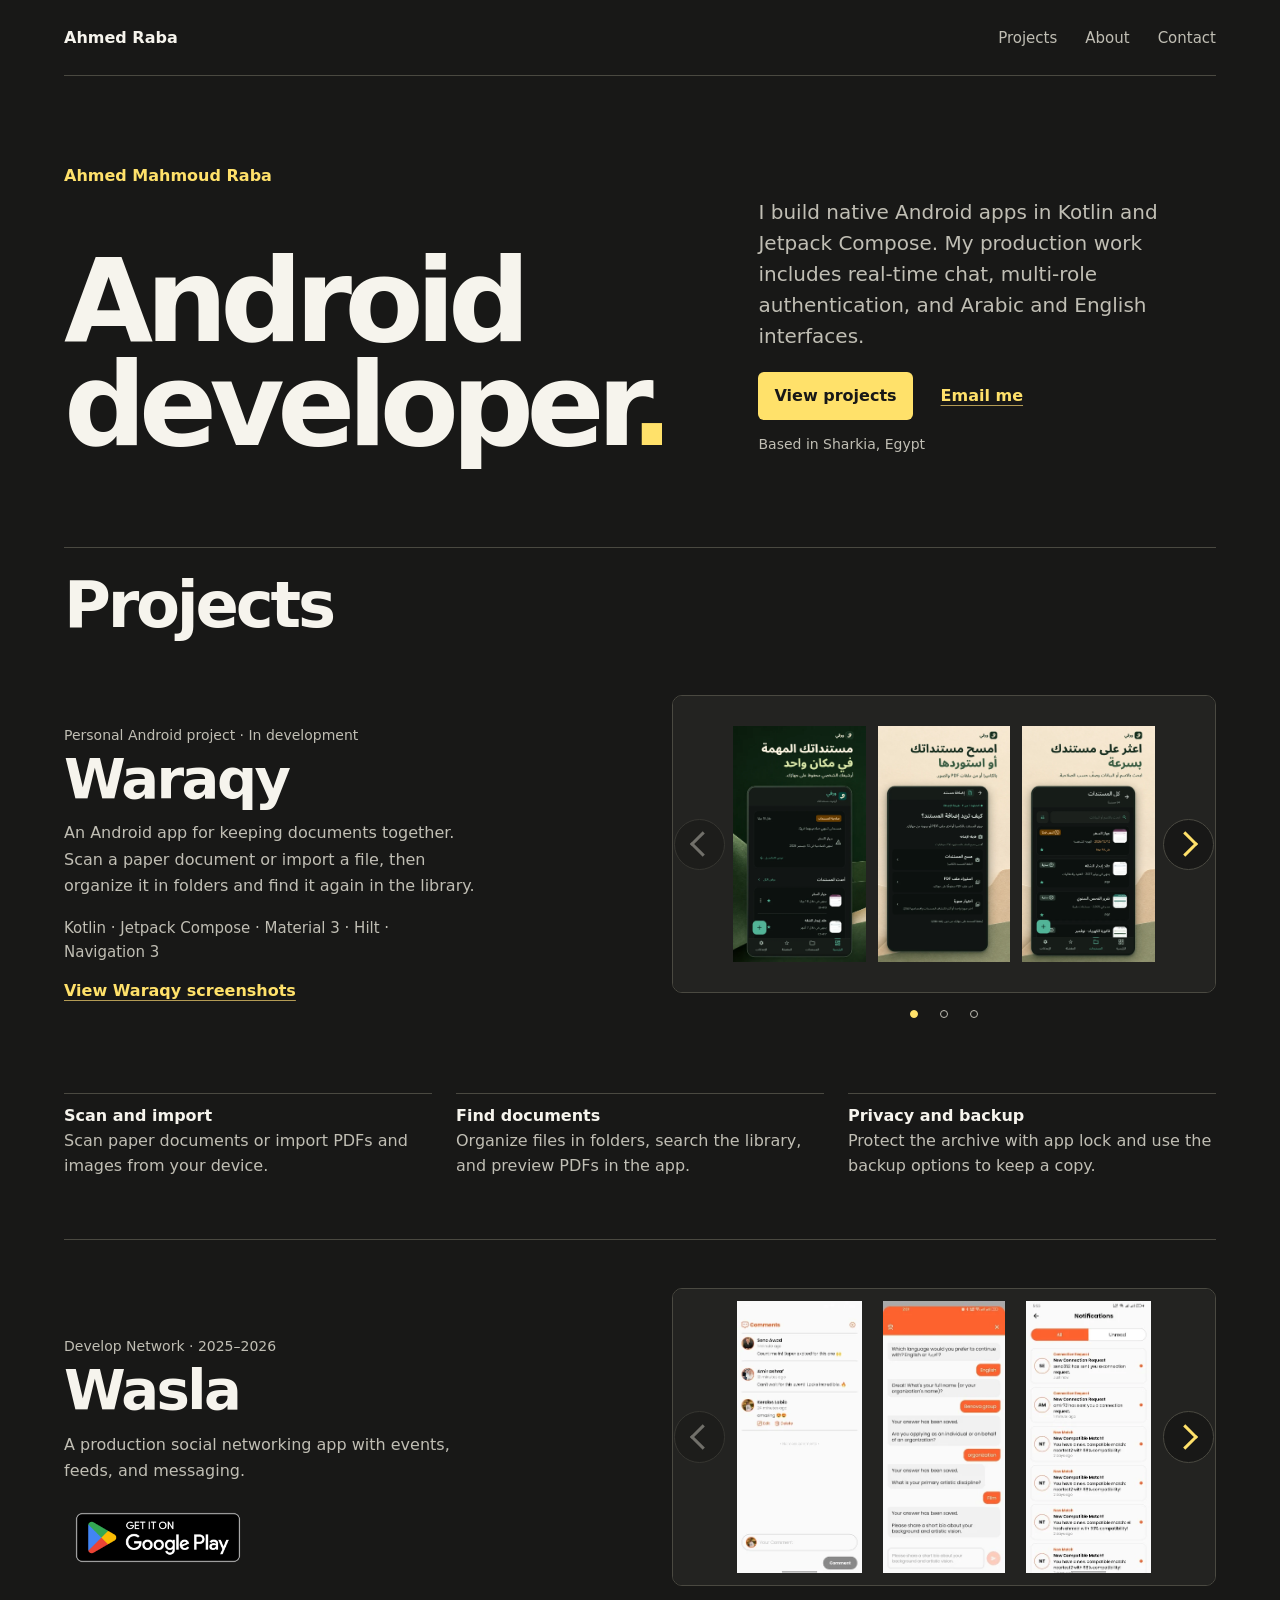
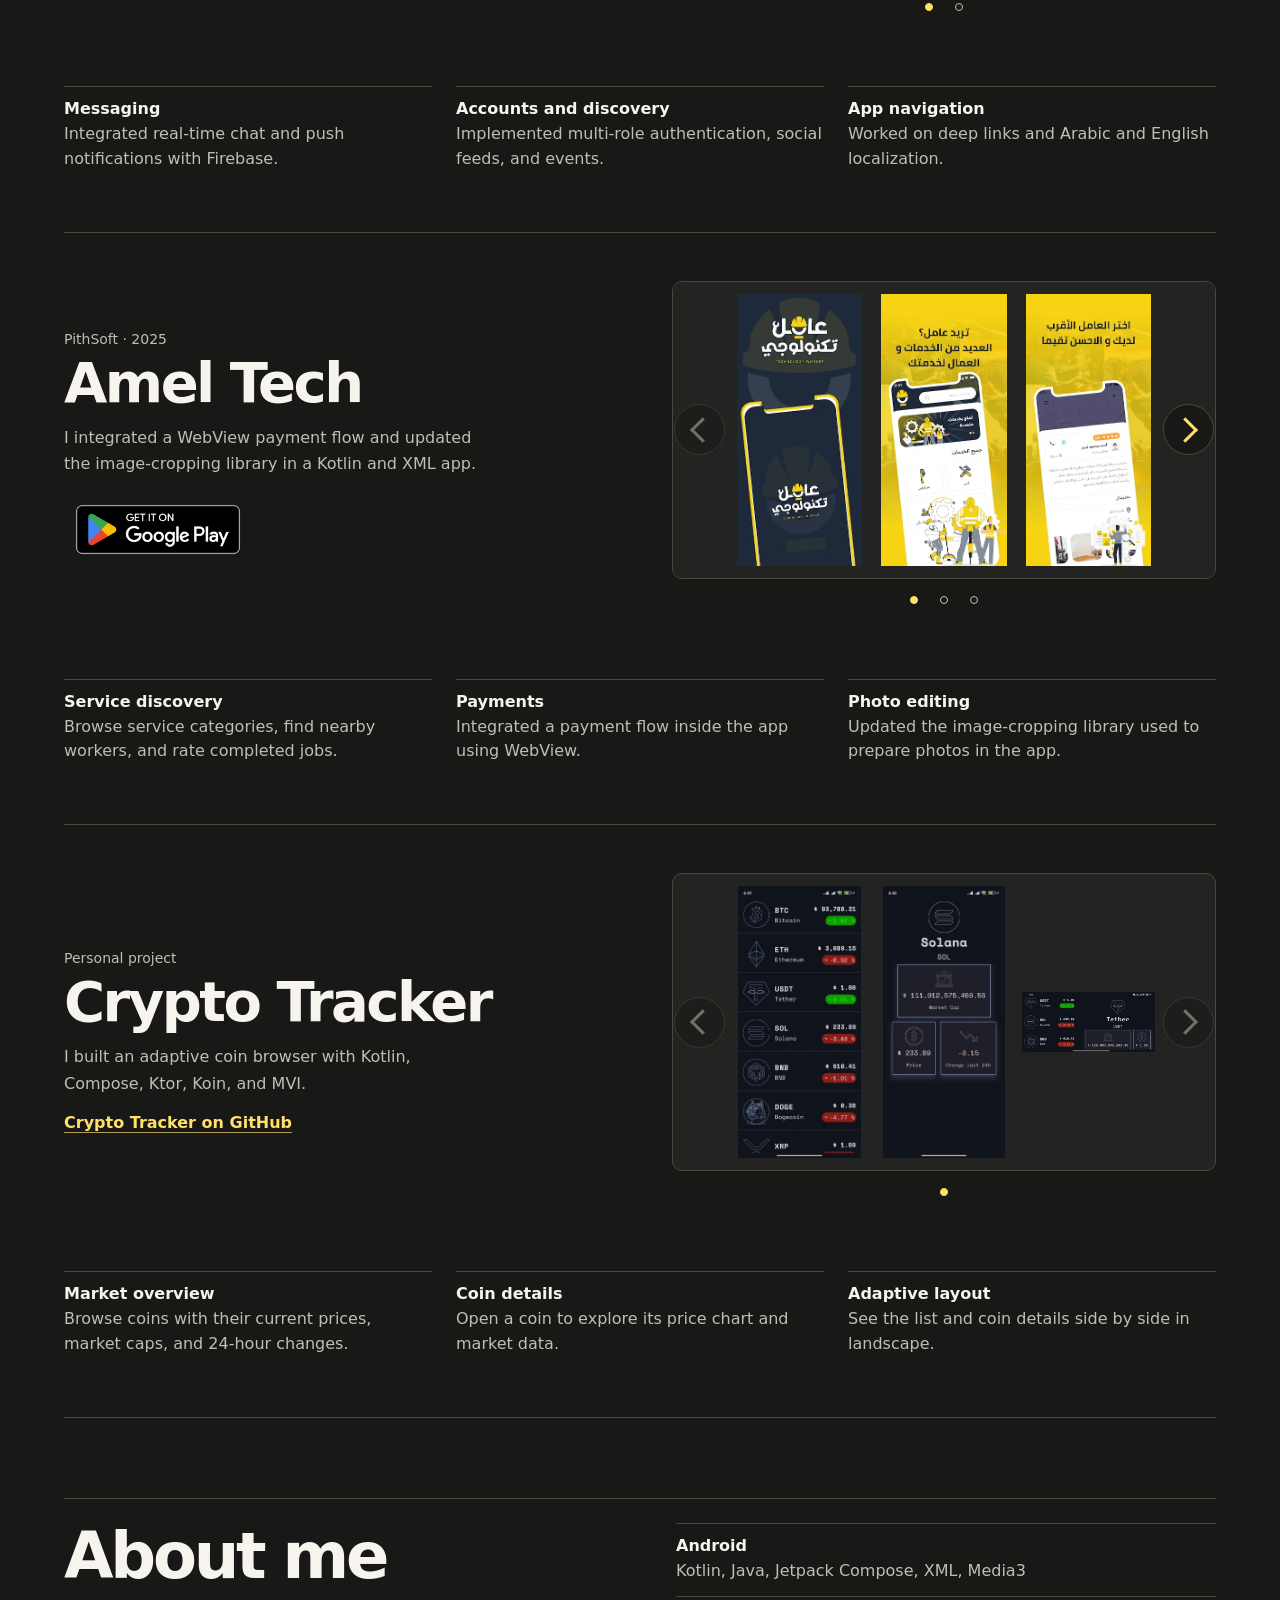
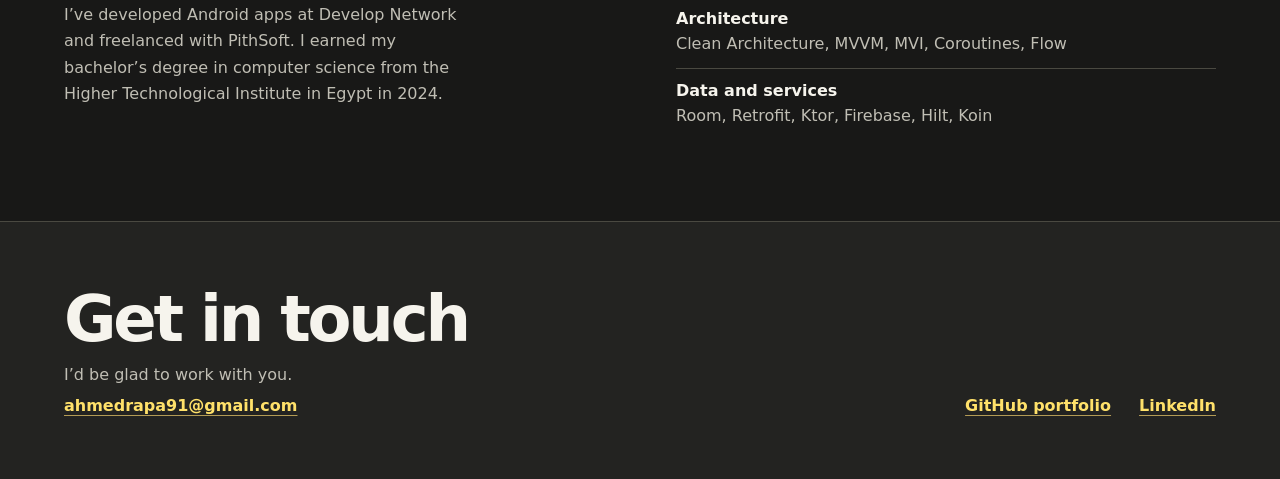
<file: index.html>
<!doctype html>
<html lang="en">
<head>
  <meta charset="utf-8">
  <meta name="viewport" content="width=device-width, initial-scale=1">
  <meta name="theme-color" content="#181817">
  <meta name="description" content="Android developer Ahmed Mahmoud Raba. Explore Waraqy, Wasla, and more native Android work.">
  <title>Ahmed Mahmoud Raba | Android Developer</title>
  <link rel="canonical" href="https://ahmedraba.github.io/">
  <link rel="stylesheet" href="styles.css?v=12">
  <script src="galleries.js?v=4" defer></script>
</head>
<body>
  <a class="skip" href="#main">Skip to content</a>
  <header class="shell masthead">
    <a class="wordmark" href="./">Ahmed Raba</a>
    <nav aria-label="Main navigation">
      <a href="#work">Projects</a>
      <a href="#about">About</a>
      <a href="#contact">Contact</a>
    </nav>
  </header>
  <main id="main" tabindex="-1">
    <section class="shell introduction" aria-labelledby="name">
      <p class="byline" id="name">Ahmed Mahmoud Raba</p>
      <h1>Android<br>developer<span>.</span></h1>
      <div class="intro-foot">
        <p>I build native Android apps in Kotlin and Jetpack Compose. My production work includes real-time chat, multi-role authentication, and Arabic and English interfaces.</p>
        <div class="intro-links">
          <a class="button" href="#work">View projects</a>
          <a class="text-link" href="mailto:ahmedrapa91@gmail.com">Email me</a>
        </div>
        <p class="location">Based in Sharkia, Egypt</p>
      </div>
    </section>
    <section class="shell work" id="work" aria-labelledby="work-title">
      <h2 id="work-title">Projects</h2>
      <article class="project" aria-labelledby="waraqy-title">
        <div class="project-copy">
          <p class="metadata">Personal Android project · In development</p>
          <h3 id="waraqy-title">Waraqy</h3>
          <p>An Android app for keeping documents together. Scan a paper document or import a file, then organize it in folders and find it again in the library.</p>
          <p class="technologies">Kotlin · Jetpack Compose · Material 3 · Hilt · Navigation 3</p>
          <a class="text-link" href="#waraqy-screenshots">View Waraqy screenshots</a>
        </div>
        <div class="project-gallery" id="waraqy-screenshots">
          <ul class="screenshot-gallery" id="waraqy-track" aria-label="Waraqy screenshots" tabindex="0">
            <li class="screenshot-page">
              <a href="images/waraqy-home.webp"><img src="images/waraqy-home.webp" width="640" height="1138" alt="Waraqy home screen with an expiry reminder and recently added documents"></a>
              <a href="images/waraqy-import.webp"><img src="images/waraqy-import.webp" width="640" height="1138" alt="Waraqy menu for scanning papers and importing PDFs or images"></a>
              <a href="images/waraqy-library.webp"><img src="images/waraqy-library.webp" width="640" height="1138" alt="Waraqy document library with search, filters, and a list of documents"></a>
            </li>
            <li class="screenshot-page">
              <a href="images/waraqy-folders.webp"><img src="images/waraqy-folders.webp" width="640" height="1138" loading="lazy" alt="Waraqy screen for browsing document folders"></a>
              <a href="images/waraqy-pdf.webp"><img src="images/waraqy-pdf.webp" width="640" height="1138" loading="lazy" alt="A document open in Waraqy’s PDF viewer"></a>
              <a href="images/waraqy-document.webp"><img src="images/waraqy-document.webp" width="640" height="1138" loading="lazy" alt="A document’s details with page thumbnails and an expiry reminder"></a>
            </li>
            <li class="screenshot-page">
              <a href="images/waraqy-document.webp"><img src="images/waraqy-document.webp" width="640" height="1138" loading="lazy" alt="A document’s details with page thumbnails and an expiry reminder"></a>
              <a href="images/waraqy-backup.webp"><img src="images/waraqy-backup.webp" width="640" height="1138" loading="lazy" alt="Waraqy settings for app lock and backup"></a>
              <a href="images/waraqy-scanner.webp"><img src="images/waraqy-scanner.webp" width="640" height="1138" loading="lazy" alt="In-app camera detecting the edges of a document"></a>
            </li>
          </ul>
          <div class="gallery-controls" role="group" aria-label="Browse Waraqy screenshots" hidden></div>
        </div>
        <dl class="contributions">
          <div><dt>Scan and import</dt><dd>Scan paper documents or import PDFs and images from your device.</dd></div>
          <div><dt>Find documents</dt><dd>Organize files in folders, search the library, and preview PDFs in the app.</dd></div>
          <div><dt>Privacy and backup</dt><dd>Protect the archive with app lock and use the backup options to keep a copy.</dd></div>
        </dl>
      </article>
      <article class="project" aria-labelledby="wasla-title">
        <div class="project-copy">
          <p class="metadata">Develop Network · 2025–2026</p>
          <h3 id="wasla-title">Wasla</h3>
          <p>A production social networking app with events, feeds, and messaging.</p>
          <a class="store-link" href="https://play.google.com/store/apps/details?id=com.devnetwork.wasla">
            <img src="images/google-play-badge.png" width="646" height="250" alt="Get Wasla on Google Play">
          </a>
        </div>
        <div class="project-gallery">
          <ul class="screenshot-gallery" id="wasla-track" aria-label="Wasla screenshots" tabindex="0">
            <li class="screenshot-page">
              <a href="images/wasla.webp"><img src="images/wasla.webp" width="277" height="600" loading="lazy" alt="Wasla comments screen"></a>
              <a href="images/wasla-detail.webp"><img src="images/wasla-detail.webp" width="270" height="600" loading="lazy" alt="Wasla chat-based onboarding"></a>
              <a href="images/wasla-more.webp"><img src="images/wasla-more.webp" width="277" height="600" loading="lazy" alt="Wasla notifications list"></a>
            </li>
            <li class="screenshot-page">
              <a href="images/wasla-4.webp"><img src="images/wasla-4.webp" width="277" height="600" loading="lazy" alt="Wasla user profile and recent projects"></a>
              <a href="images/wasla-5.webp"><img src="images/wasla-5.webp" width="270" height="600" loading="lazy" alt="Wasla direct messages"></a>
              <a href="images/wasla-6.webp"><img src="images/wasla-6.webp" width="277" height="600" loading="lazy" alt="Wasla social feed"></a>
            </li>
          </ul>
          <div class="gallery-controls" role="group" aria-label="Browse Wasla screenshots" hidden></div>
        </div>
        <dl class="contributions">
          <div><dt>Messaging</dt><dd>Integrated real-time chat and push notifications with Firebase.</dd></div>
          <div><dt>Accounts and discovery</dt><dd>Implemented multi-role authentication, social feeds, and events.</dd></div>
          <div><dt>App navigation</dt><dd>Worked on deep links and Arabic and English localization.</dd></div>
        </dl>
      </article>
      <article class="project" aria-labelledby="amel-tech-title">
        <div class="project-copy">
          <p class="metadata">PithSoft · 2025</p>
          <h3 id="amel-tech-title">Amel Tech</h3>
          <p>I integrated a WebView payment flow and updated the image-cropping library in a Kotlin and XML app.</p>
          <a class="store-link" href="https://play.google.com/store/apps/details?id=com.mrhbaa.ameltech">
            <img src="images/google-play-badge.png" width="646" height="250" alt="Get Amel Tech on Google Play">
          </a>
        </div>
        <div class="project-gallery">
          <ul class="screenshot-gallery" id="amel-tech-track" aria-label="Amel Tech screenshots" tabindex="0">
            <li class="screenshot-page">
              <a href="images/amel-tech.webp"><img src="images/amel-tech.webp" width="277" height="600" loading="lazy" alt="Amel Tech Google Play cover graphic"></a>
              <a href="images/amel-tech-detail.webp"><img src="images/amel-tech-detail.webp" width="277" height="600" loading="lazy" alt="Amel Tech home screen with service categories"></a>
              <a href="images/amel-tech-more.webp"><img src="images/amel-tech-more.webp" width="277" height="600" loading="lazy" alt="Browse nearby workers in Amel Tech"></a>
            </li>
            <li class="screenshot-page">
              <a href="images/amel-tech-4.webp"><img src="images/amel-tech-4.webp" width="277" height="600" loading="lazy" alt="Rate a worker in Amel Tech"></a>
              <a href="images/amel-tech-5.webp"><img src="images/amel-tech-5.webp" width="277" height="600" loading="lazy" alt="Amel Tech worker registration form"></a>
              <a href="images/amel-tech-6.webp"><img src="images/amel-tech-6.webp" width="277" height="600" loading="lazy" alt="Amel Tech subscription options"></a>
            </li>
            <li class="screenshot-page">
              <a href="images/amel-tech-5.webp"><img src="images/amel-tech-5.webp" width="277" height="600" loading="lazy" alt="Amel Tech worker registration form"></a>
              <a href="images/amel-tech-6.webp"><img src="images/amel-tech-6.webp" width="277" height="600" loading="lazy" alt="Amel Tech subscription options"></a>
              <a href="images/amel-tech-7.webp"><img src="images/amel-tech-7.webp" width="277" height="600" loading="lazy" alt="Amel Tech account activation after review"></a>
            </li>
          </ul>
          <div class="gallery-controls" role="group" aria-label="Browse Amel Tech screenshots" hidden></div>
        </div>
        <dl class="contributions">
          <div><dt>Service discovery</dt><dd>Browse service categories, find nearby workers, and rate completed jobs.</dd></div>
          <div><dt>Payments</dt><dd>Integrated a payment flow inside the app using WebView.</dd></div>
          <div><dt>Photo editing</dt><dd>Updated the image-cropping library used to prepare photos in the app.</dd></div>
        </dl>
      </article>
      <article class="project" aria-labelledby="crypto-tracker-title">
        <div class="project-copy">
          <p class="metadata">Personal project</p>
          <h3 id="crypto-tracker-title">Crypto Tracker</h3>
          <p>I built an adaptive coin browser with Kotlin, Compose, Ktor, Koin, and MVI.</p>
          <a class="text-link" href="https://github.com/AhmedRaba/CryptoTracker">Crypto Tracker on GitHub</a>
        </div>
        <div class="project-gallery">
          <ul class="screenshot-gallery" id="crypto-track" aria-label="Crypto Tracker screenshots" tabindex="0">
            <li class="screenshot-page">
              <a href="images/crypto-tracker-list.webp"><img src="images/crypto-tracker-list.webp" width="513" height="1140" loading="lazy" alt="Coin list with current prices and market changes"></a>
              <a href="images/crypto-tracker-details.webp"><img src="images/crypto-tracker-details.webp" width="513" height="1140" loading="lazy" alt="Details and price chart for a selected coin"></a>
              <a href="images/crypto-tracker.webp"><img src="images/crypto-tracker.webp" width="1000" height="450" loading="lazy" alt="Crypto Tracker in landscape, with the coin list beside the selected coin’s price chart"></a>
            </li>
          </ul>
          <div class="gallery-controls" role="group" aria-label="Browse Crypto Tracker screenshots" hidden></div>
        </div>
        <dl class="contributions">
          <div><dt>Market overview</dt><dd>Browse coins with their current prices, market caps, and 24-hour changes.</dd></div>
          <div><dt>Coin details</dt><dd>Open a coin to explore its price chart and market data.</dd></div>
          <div><dt>Adaptive layout</dt><dd>See the list and coin details side by side in landscape.</dd></div>
        </dl>
      </article>
    </section>
    <section class="shell about" id="about" aria-labelledby="about-title">
      <div>
        <h2 id="about-title">About me</h2>
        <p>I’ve developed Android apps at Develop Network and freelanced with PithSoft. I earned my bachelor’s degree in computer science from the Higher Technological Institute in Egypt in 2024.</p>
      </div>
      <dl class="skills">
        <div><dt>Android</dt><dd>Kotlin, Java, Jetpack Compose, XML, Media3</dd></div>
        <div><dt>Architecture</dt><dd>Clean Architecture, MVVM, MVI, Coroutines, Flow</dd></div>
        <div><dt>Data and services</dt><dd>Room, Retrofit, Ktor, Firebase, Hilt, Koin</dd></div>
      </dl>
    </section>
  </main>
  <footer id="contact">
    <div class="shell contact">
      <div>
        <h2>Get in touch</h2>
        <p class="contact-note">I’d be glad to work with you.</p>
        <a class="text-link" href="mailto:ahmedrapa91@gmail.com">ahmedrapa91@gmail.com</a>
      </div>
      <div class="socials">
        <a class="text-link" href="https://github.com/AhmedRaba/my-android-projects">GitHub portfolio</a>
        <a class="text-link" href="https://www.linkedin.com/in/ahmed-raba-636965256/">LinkedIn</a>
      </div>
    </div>
  </footer>
</body>
</html>
</file>
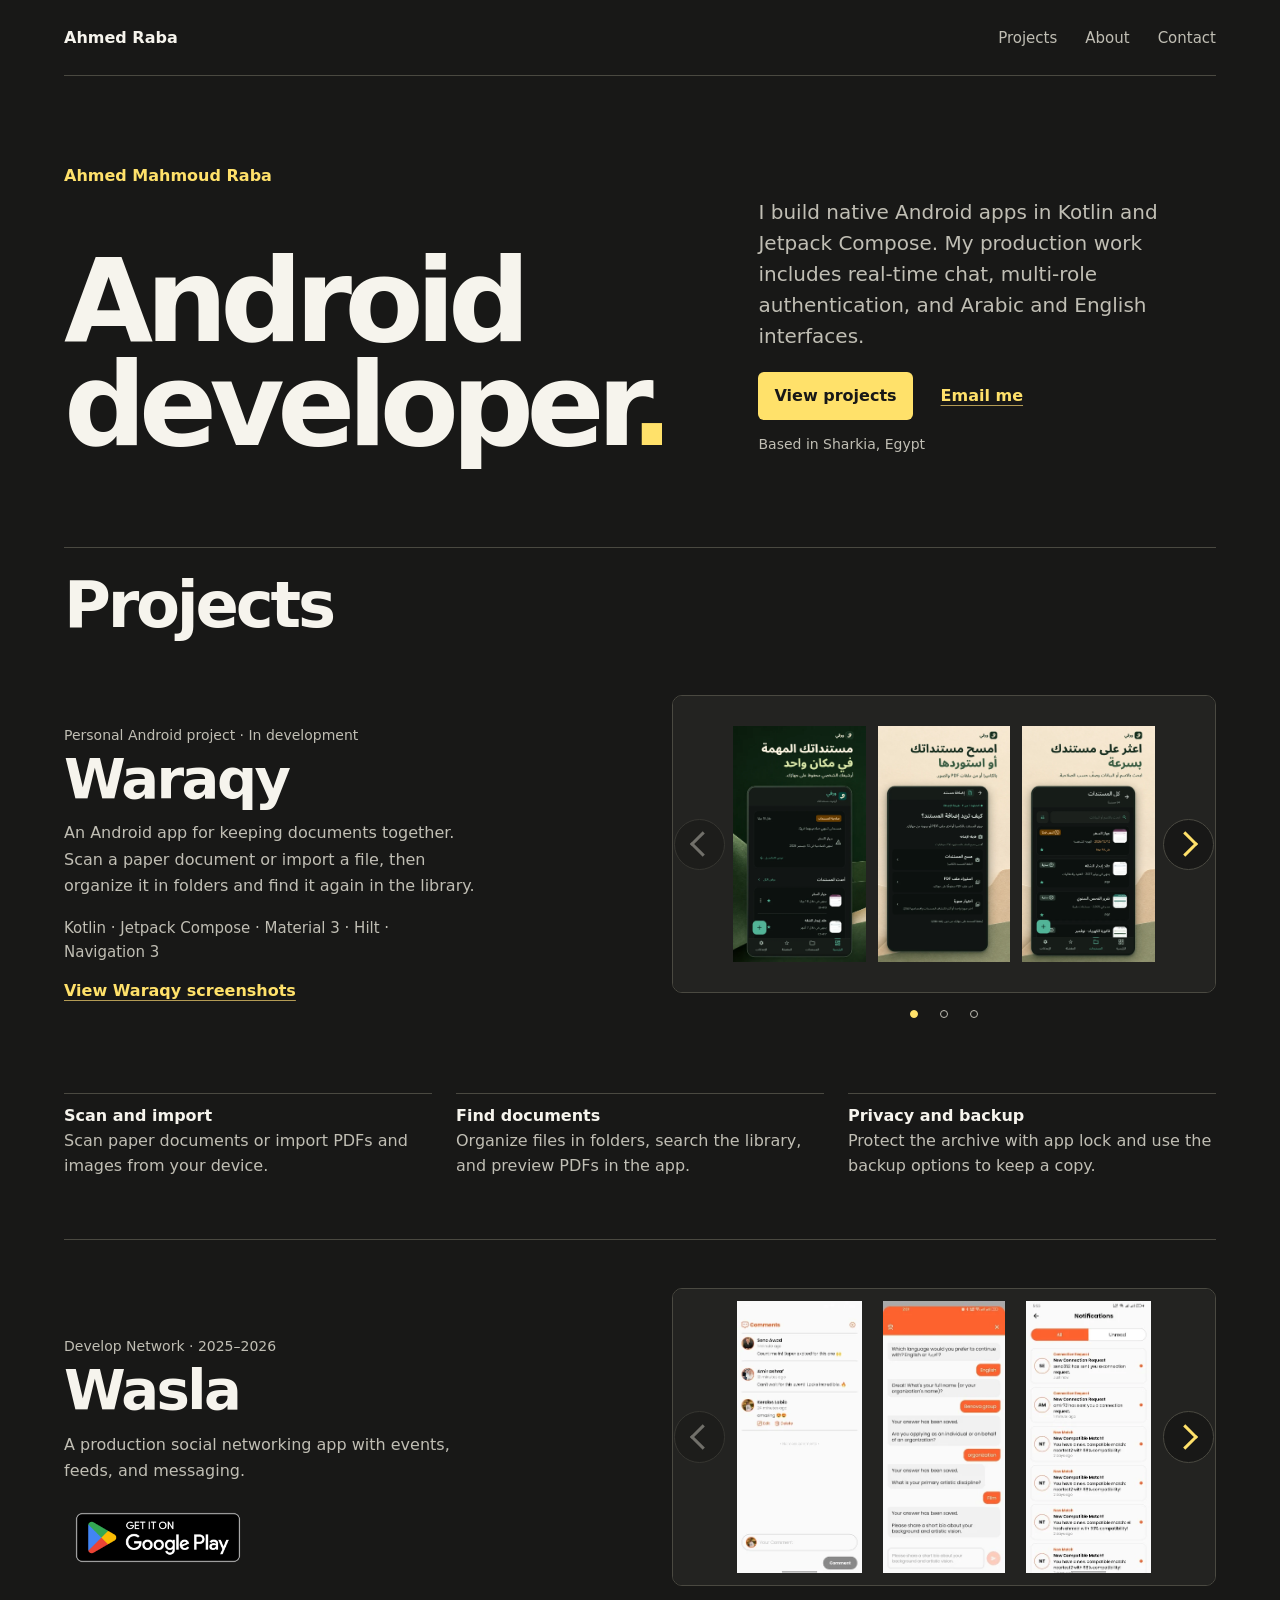
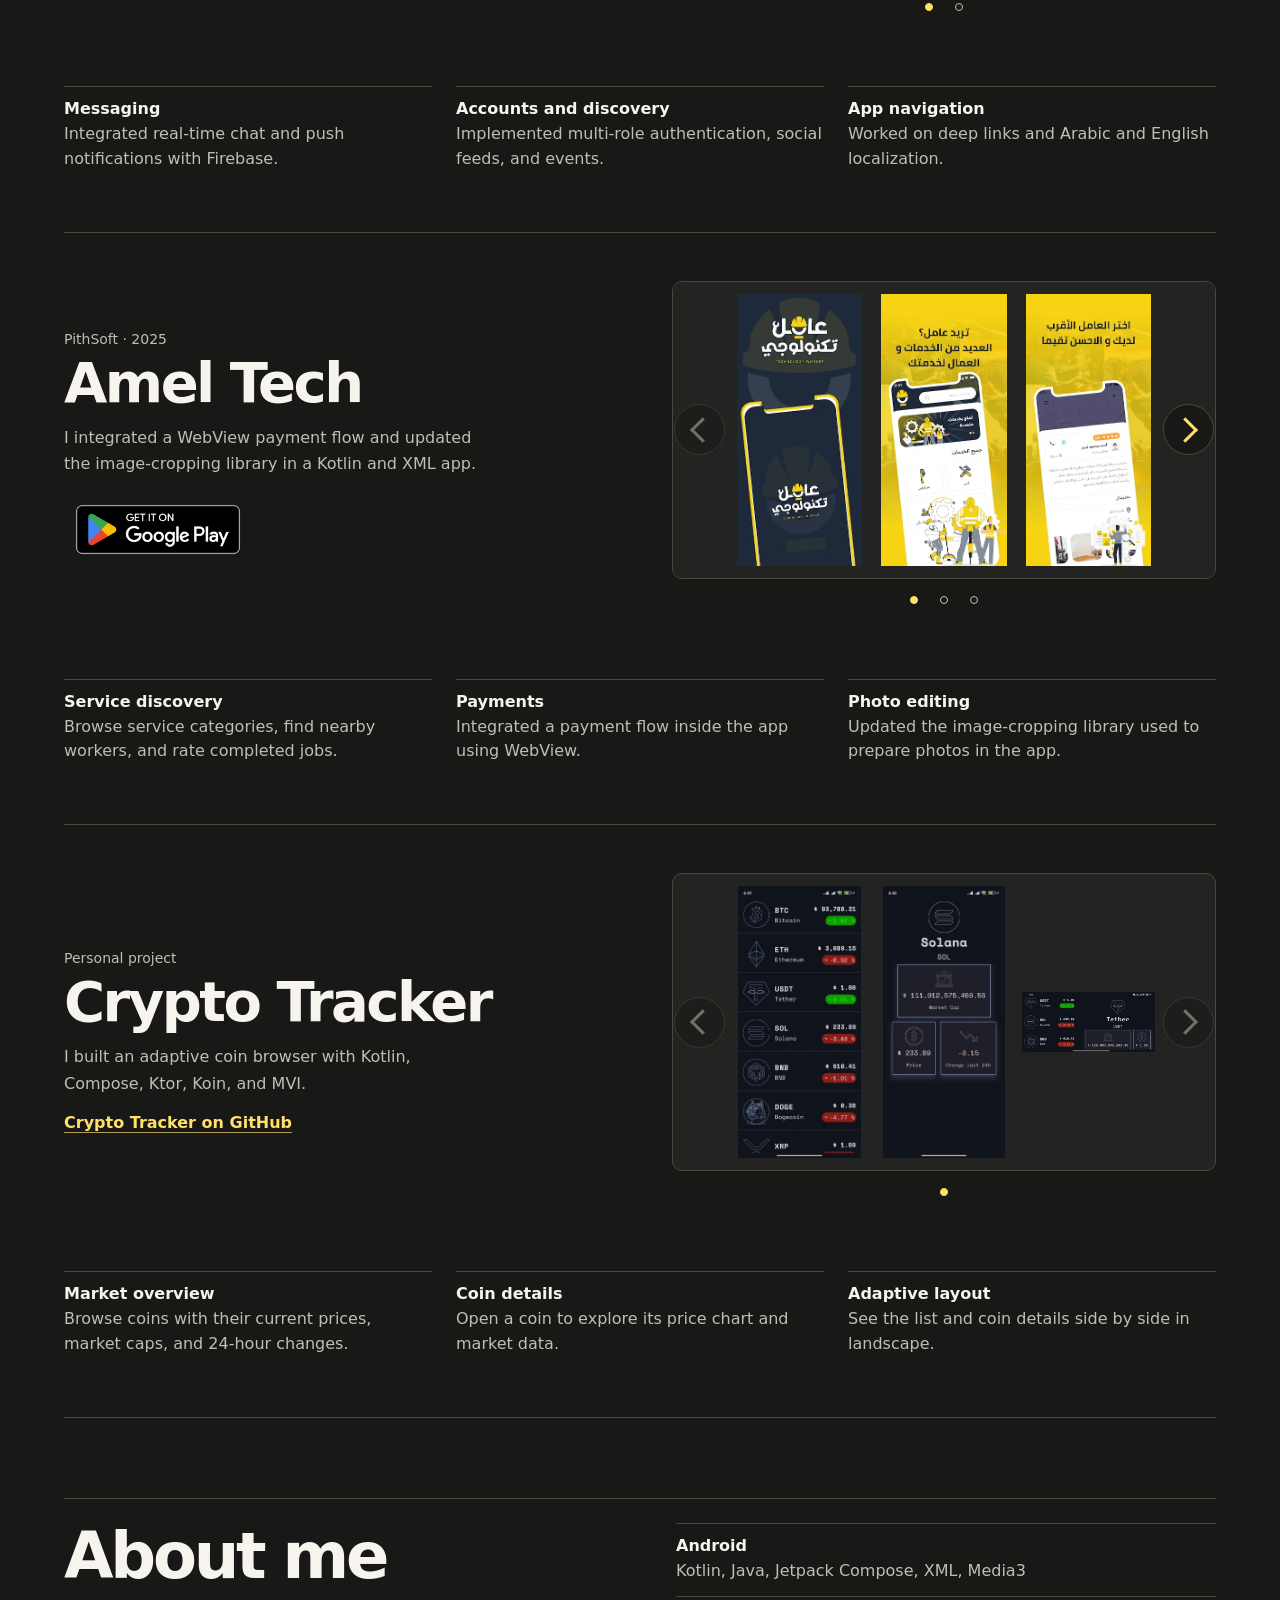
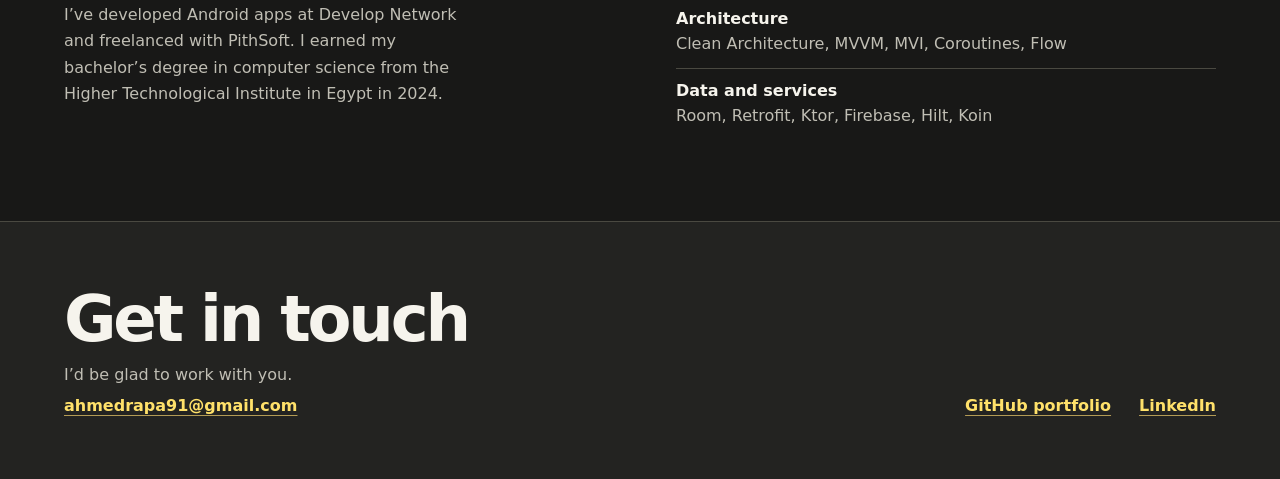
<file: ar/index.html>
<!doctype html>
<html lang="en">
<head>
  <meta charset="utf-8">
  <meta name="viewport" content="width=device-width, initial-scale=1">
  <meta http-equiv="refresh" content="0; url=../">
  <link rel="canonical" href="https://ahmedraba.github.io/">
  <title>Ahmed Mahmoud Raba | Android Developer</title>
</head>
<body>
  <p><a href="../">Open Ahmed Raba’s portfolio</a></p>
</body>
</html>
</file>
<file: styles.css>
:root {
  color-scheme: dark;
  --base: #181817;
  --panel: #232321;
  --light: #f6f4ed;
  --muted: #c0beb4;
  --rule: #4a4941;
  --accent: #ffe16a;
  font-family: "Segoe UI", system-ui, sans-serif;
  background: var(--base);
  color: var(--light);
}

*, *::before, *::after { box-sizing: border-box; }
body, h1, h2, h3, h4, p, dl, dd, figure { margin: 0; }
a { color: inherit; }
:focus-visible { outline: 3px solid var(--accent); outline-offset: 4px; }
main:focus { outline: none; }
.shell { width: min(100% - clamp(2rem, 9vw, 8rem), 72rem); margin-inline: auto; }
.skip { position: fixed; inset-block-start: 1rem; inset-inline-start: 1rem; z-index: 2; clip-path: inset(50%); padding: .75rem 1rem; background: var(--panel); }
.skip:focus { clip-path: none; }

.masthead { min-height: 4.75rem; display: flex; align-items: center; justify-content: space-between; gap: 1rem; border-bottom: 1px solid var(--rule); }
.masthead a { text-decoration: none; }
.wordmark { font-weight: 650; white-space: nowrap; }
nav, .intro-links, .socials { display: flex; align-items: center; flex-wrap: wrap; gap: .5rem clamp(.75rem, 3vw, 1.75rem); }
nav a { display: inline-flex; align-items: center; min-height: 2.75rem; font-size: .9375rem; color: var(--muted); }
nav a:hover, .wordmark:hover { color: var(--accent); }

.introduction { display: grid; grid-template-columns: 1.35fr 1fr; align-items: end; column-gap: clamp(1.5rem, 6vw, 6rem); padding-block: clamp(2.75rem, 7vw, 6rem); }
.byline { grid-column: 1 / -1; margin-bottom: .75rem; color: var(--accent); font-weight: 600; }
h1 { font-size: clamp(3.75rem, 9vw, 8.25rem); line-height: .9; font-weight: 650; letter-spacing: -.065em; }
h1 span { color: var(--accent); }
.intro-foot { margin-bottom: .375rem; }
.intro-foot p:first-child { max-width: 29rem; color: var(--muted); font-size: clamp(1.0625rem, 1.6vw, 1.25rem); line-height: 1.55; }
.intro-links { margin-top: 1.25rem; }
.button { display: inline-flex; min-height: 3rem; align-items: center; padding: .5rem 1rem; border-radius: .375rem; background: var(--accent); color: var(--base); font-weight: 650; text-decoration: none; }
.button:hover { background: #ffec9e; }
.location { margin-top: 1rem; color: var(--muted); font-size: .875rem; }

.work, .about { border-top: 1px solid var(--rule); padding-top: 1.5rem; }
h2 { font-size: clamp(2.25rem, 5vw, 4rem); line-height: 1.05; letter-spacing: -.05em; font-weight: 650; }
h3 { font-weight: 650; letter-spacing: -.045em; }
.project { display: grid; grid-template-columns: repeat(2, minmax(0, 1fr)); gap: clamp(1.25rem, 5vw, 4rem); align-items: center; padding-block: clamp(1.5rem, 4vw, 3rem); border-bottom: 1px solid var(--rule); }
.work h2 { margin-bottom: .5rem; }
.metadata { color: var(--muted); font-size: .875rem; line-height: 1.5; }
.project h3 { margin-top: .25rem; font-size: clamp(2rem, 4.5vw, 3.5rem); line-height: 1.05; }
.project-copy > p:not(.metadata), .about p { max-width: 41ch; margin: .75rem 0 1rem; color: var(--muted); line-height: 1.65; }
.project-copy > .technologies { color: var(--light); font-size: .9375rem; }
.text-link { color: var(--accent); font-weight: 600; text-underline-offset: .25em; text-decoration-color: #b39b55; }
.text-link:hover { text-decoration-thickness: 2px; }
.store-link { display: inline-block; width: min(11.75rem, 100%); border-radius: .5rem; vertical-align: top; }
.store-link img { display: block; width: 100%; height: auto; }

[hidden] { display: none !important; }
.project-gallery { display: grid; grid-template-columns: minmax(0, 1fr); min-width: 0; }
.screenshot-gallery { display: grid; grid-area: 1 / 1; grid-auto-flow: column; grid-auto-columns: 100%; overflow-x: auto; margin: 0; padding: 0; list-style: none; scroll-snap-type: x mandatory; scrollbar-width: none; border: 1px solid var(--rule); border-radius: .625rem; background: var(--panel); }
.screenshot-gallery::-webkit-scrollbar { display: none; }
.screenshot-page { display: grid; grid-template-columns: repeat(3, minmax(0, 1fr)); align-items: center; gap: clamp(.375rem, 1vw, .75rem); min-width: 0; padding: clamp(.375rem, 1vw, .75rem); scroll-snap-align: start; }
.has-gallery-arrows .screenshot-page { padding-inline: clamp(3rem, 5.25vw, 3.75rem); }
.screenshot-page a { display: block; min-width: 0; height: clamp(8rem, 36vw, 17rem); border-radius: .375rem; }
.screenshot-gallery a:focus-visible { outline-offset: -4px; }
.screenshot-gallery img { display: block; width: 100%; height: 100%; object-fit: contain; }
.gallery-controls { grid-area: 2 / 1; display: flex; flex-wrap: wrap; justify-content: center; margin-top: .375rem; }
.gallery-controls button { display: grid; width: 1.875rem; height: 1.875rem; place-items: center; padding: 0; border: 0; border-radius: 50%; background: transparent; cursor: pointer; }
.gallery-controls button::before { content: ""; width: .5rem; height: .5rem; border: 1px solid var(--muted); border-radius: 50%; }
.gallery-controls button:hover::before, .gallery-controls button[aria-current="true"]::before { border-color: var(--accent); background: var(--accent); }
.gallery-arrow { grid-area: 1 / 1; z-index: 1; display: grid; width: clamp(2.75rem, 4vw, 3.25rem); aspect-ratio: 1; align-self: center; place-items: center; margin-inline: .125rem; padding: 0; border: 1px solid var(--rule); border-radius: 50%; background: var(--base); color: var(--accent); cursor: pointer; }
.gallery-arrow::before { content: ""; width: clamp(.875rem, 1.5vw, 1.125rem); aspect-ratio: 1; border-top: 3px solid currentColor; border-right: 3px solid currentColor; }
.gallery-arrow--previous { justify-self: start; }
.gallery-arrow--previous::before { transform: translateX(15%) rotate(-135deg); }
.gallery-arrow--next { justify-self: end; }
.gallery-arrow--next::before { transform: translateX(-15%) rotate(45deg); }
.gallery-arrow:not([aria-disabled="true"]):hover { border-color: var(--accent); }
.gallery-arrow[aria-disabled="true"] { color: var(--muted); opacity: .5; cursor: default; }

.contributions { grid-column: 1 / -1; display: grid; grid-template-columns: repeat(3, minmax(0, 1fr)); gap: .75rem 1.5rem; }
.contributions div, .skills div { padding-block: .75rem; border-top: 1px solid var(--rule); }
dt { margin-bottom: .25rem; font-weight: 600; }
dd { color: var(--muted); line-height: 1.55; }

.about { display: grid; grid-template-columns: 1fr 1fr; gap: 1.5rem clamp(1.5rem, 6vw, 4.5rem); margin-block: clamp(3rem, 7vw, 5rem); }

footer { border-top: 1px solid var(--rule); background: var(--panel); }
.contact { display: flex; flex-wrap: wrap; align-items: end; justify-content: space-between; gap: 1.5rem; padding-block: clamp(2.5rem, 5vw, 4rem); }
.contact h2 { margin-bottom: .75rem; }
.contact-note { margin-bottom: .75rem; color: var(--muted); }
.contact .text-link { overflow-wrap: anywhere; }

@media (max-width: 48rem) {
  .introduction, .project, .about { grid-template-columns: minmax(0, 1fr); }
  .intro-foot { margin-top: 1.25rem; }
}

@media (max-width: 30rem) {
  .masthead { min-height: 4rem; gap: .625rem; }
  nav a { font-size: .875rem; }
  h1 { font-size: clamp(3.25rem, 14vw, 4.5rem); }
  .contributions { grid-template-columns: minmax(0, 1fr); }
}
</file>
